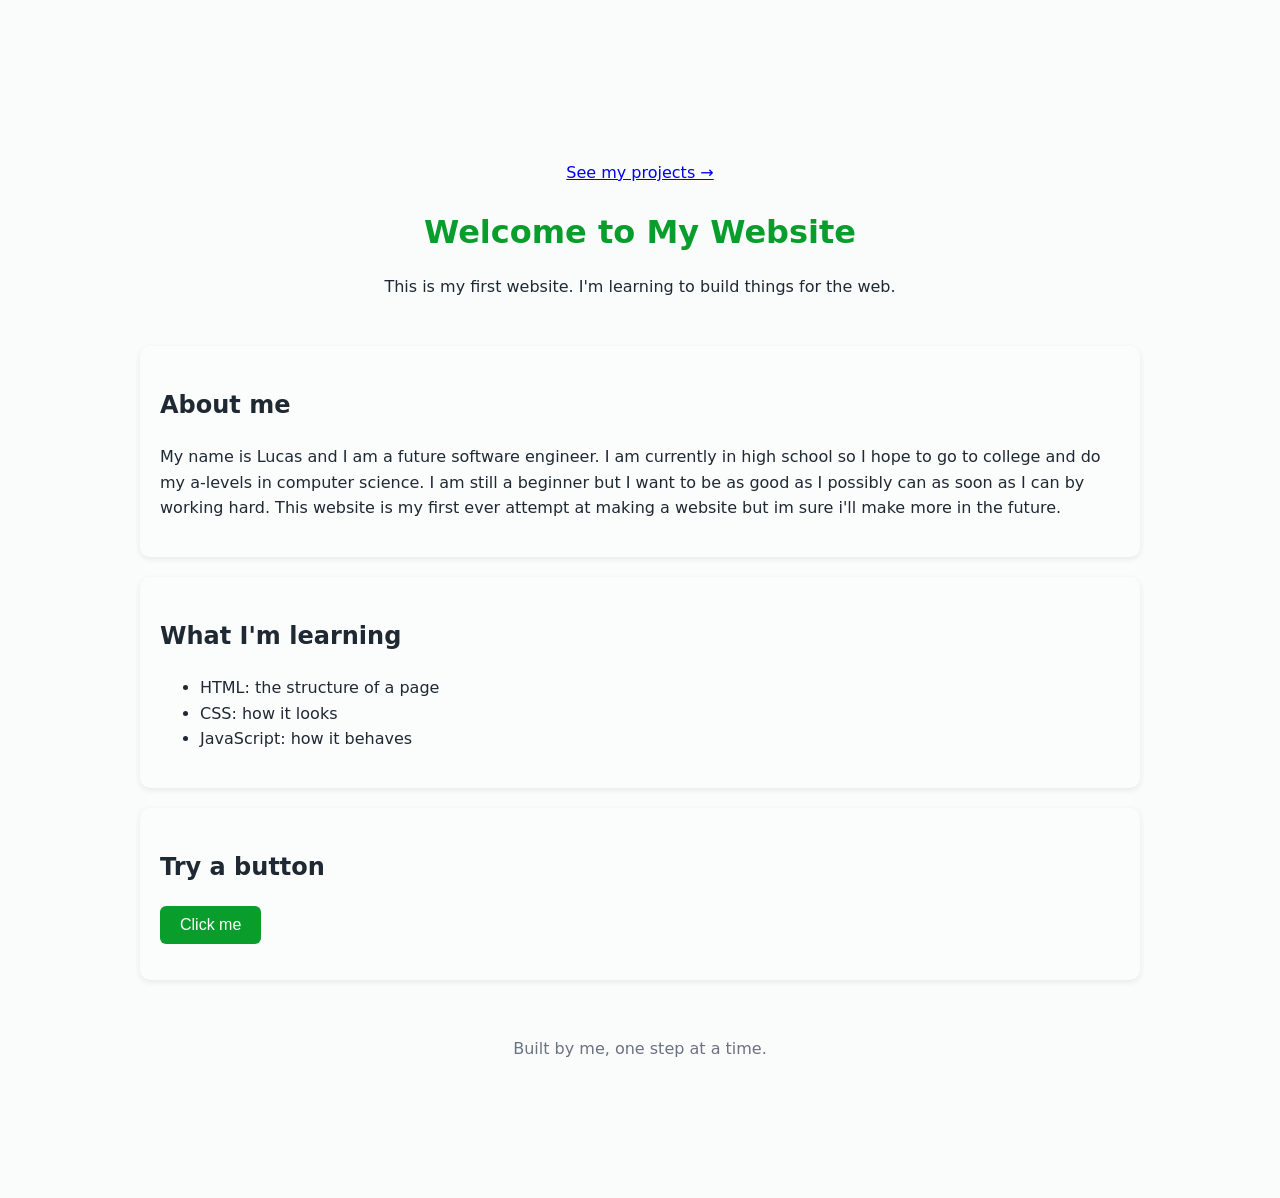
<file: index.html>
<!DOCTYPE html>
<!-- HTML is the STRUCTURE of your page: the headings, paragraphs, buttons and so on. -->
<html lang="en">
<head>
  <meta charset="UTF-8">
  <meta name="viewport" content="width=device-width, initial-scale=1.0">
  <!-- The title appears in the browser tab -->
  <title>My First Website</title>
  <!-- This line connects your CSS file (the styling) -->
  <link rel="stylesheet" href="style.css">
</head>
<body>

  <header>
    <a href="projects.html">See my projects →</a>
    <h1>Welcome to My Website</h1>
    <p>This is my first website. I'm learning to build things for the web.</p>
  </header>

  <main>
    <section>
      <h2>About me</h2>
      <!-- TASK 1: Replace this text with a few sentences about yourself -->
      <p>My name is Lucas and I am a future software engineer.
        I am currently in high school so I hope to go to college and do my a-levels in computer science.
        I am still a beginner but I want to be as good as I possibly can as soon as I can by working hard.
        This website is my first ever attempt at making a website but im sure i'll make more in the future.
      </p>
    </section>

    <section>
      <h2>What I'm learning</h2>
      <ul>
        <li>HTML: the structure of a page</li>
        <li>CSS: how it looks</li>
        <li>JavaScript: how it behaves</li>
      </ul>
    </section>

    <section>
      <h2>Try a button</h2>
      <!-- The id lets our JavaScript find this button and the message below it -->
      <button id="magic-button">Click me</button>
      <p id="message"></p>
    </section>
  </main>

  <footer>
    <p>Built by me, one step at a time.</p>
  </footer>

  <!-- This line connects your JavaScript file. It goes at the bottom so the page loads first. -->
  <script src="script.js"></script>
</body>
</html>
</file>
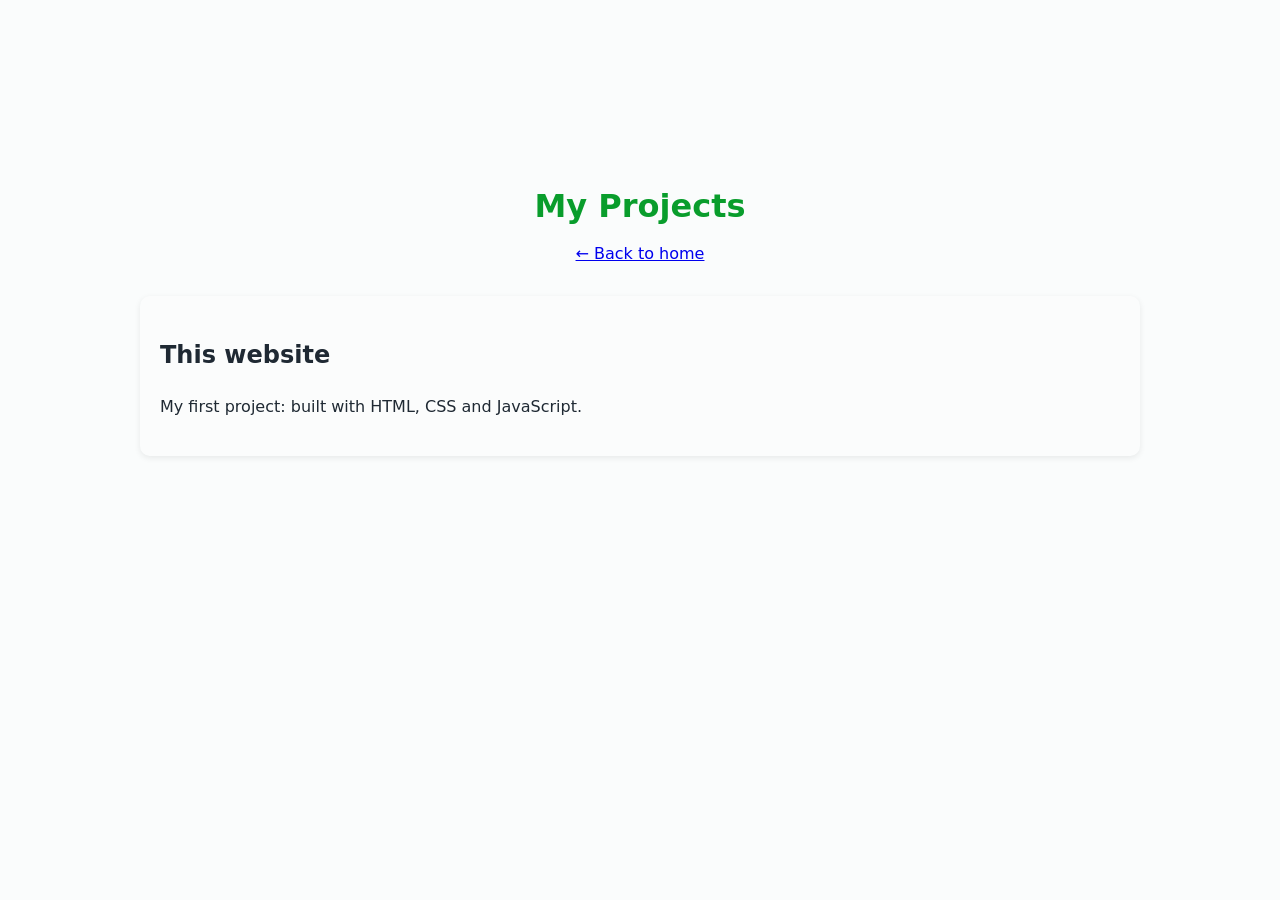
<file: projects.html>
<!DOCTYPE html>
<html lang="en">
<head>
  <meta charset="UTF-8">
  <meta name="viewport" content="width=device-width, initial-scale=1.0">
  <title>My Projects</title>
  <link rel="stylesheet" href="style.css">
</head>
<body>
  <header>
    <h1>My Projects</h1>
    <a href="index.html">← Back to home</a>
  </header>

  <main>
    <section>
      <h2>This website</h2>
      <p>My first project: built with HTML, CSS and JavaScript.</p>
    </section>
  </main>
</body>
</html>
</file>
<file: style.css>
/* CSS is the LOOK of your page: colours, fonts, spacing and layout. */

/* :root lets us store colours in named variables, so we can change them in one place */
:root {
  --background: #fafcfc;
  --text: #1f2933;
  --accent: #099d2c;   /* TASK 2: change this to any colour you like, e.g. #e11d48 */
  --card: #ffffff1f;
}

/* Styles for the whole page */
body {
  font-family: system-ui, -apple-system, "Segoe UI", sans-serif;
  background-color: var(--background);
  color: var(--text);
  max-width: 1000px;       /* keeps the text from stretching too wide */
  margin: 0 auto;         /* centres the page horizontally */
  padding: 100px;
  line-height: 1.6;       /* space between lines of text */
}

header {
  text-align: center;
  padding: 60px 0 30px;
}

h1 {
  color: var(--accent);
  margin-bottom: 8px;
}

/* Each section becomes a white "card" */
section {
  background-color: var(--card);
  padding: 20px;
  margin-bottom: 20px;
  border-radius: 10px;
  box-shadow: 0 2px 6px rgba(0, 0, 0, 0.08);
}

button {
  background-color: var(--accent);
  color: white;
  border: none;
  padding: 10px 20px;
  font-size: 1rem;
  border-radius: 6px;
  cursor: pointer;
}

/* :hover applies when the mouse is over the button */
button:hover {
  opacity: 0.85;
}

footer {
  text-align: center;
  color: #6b7280;
  padding: 20px 0;
}
</file>
